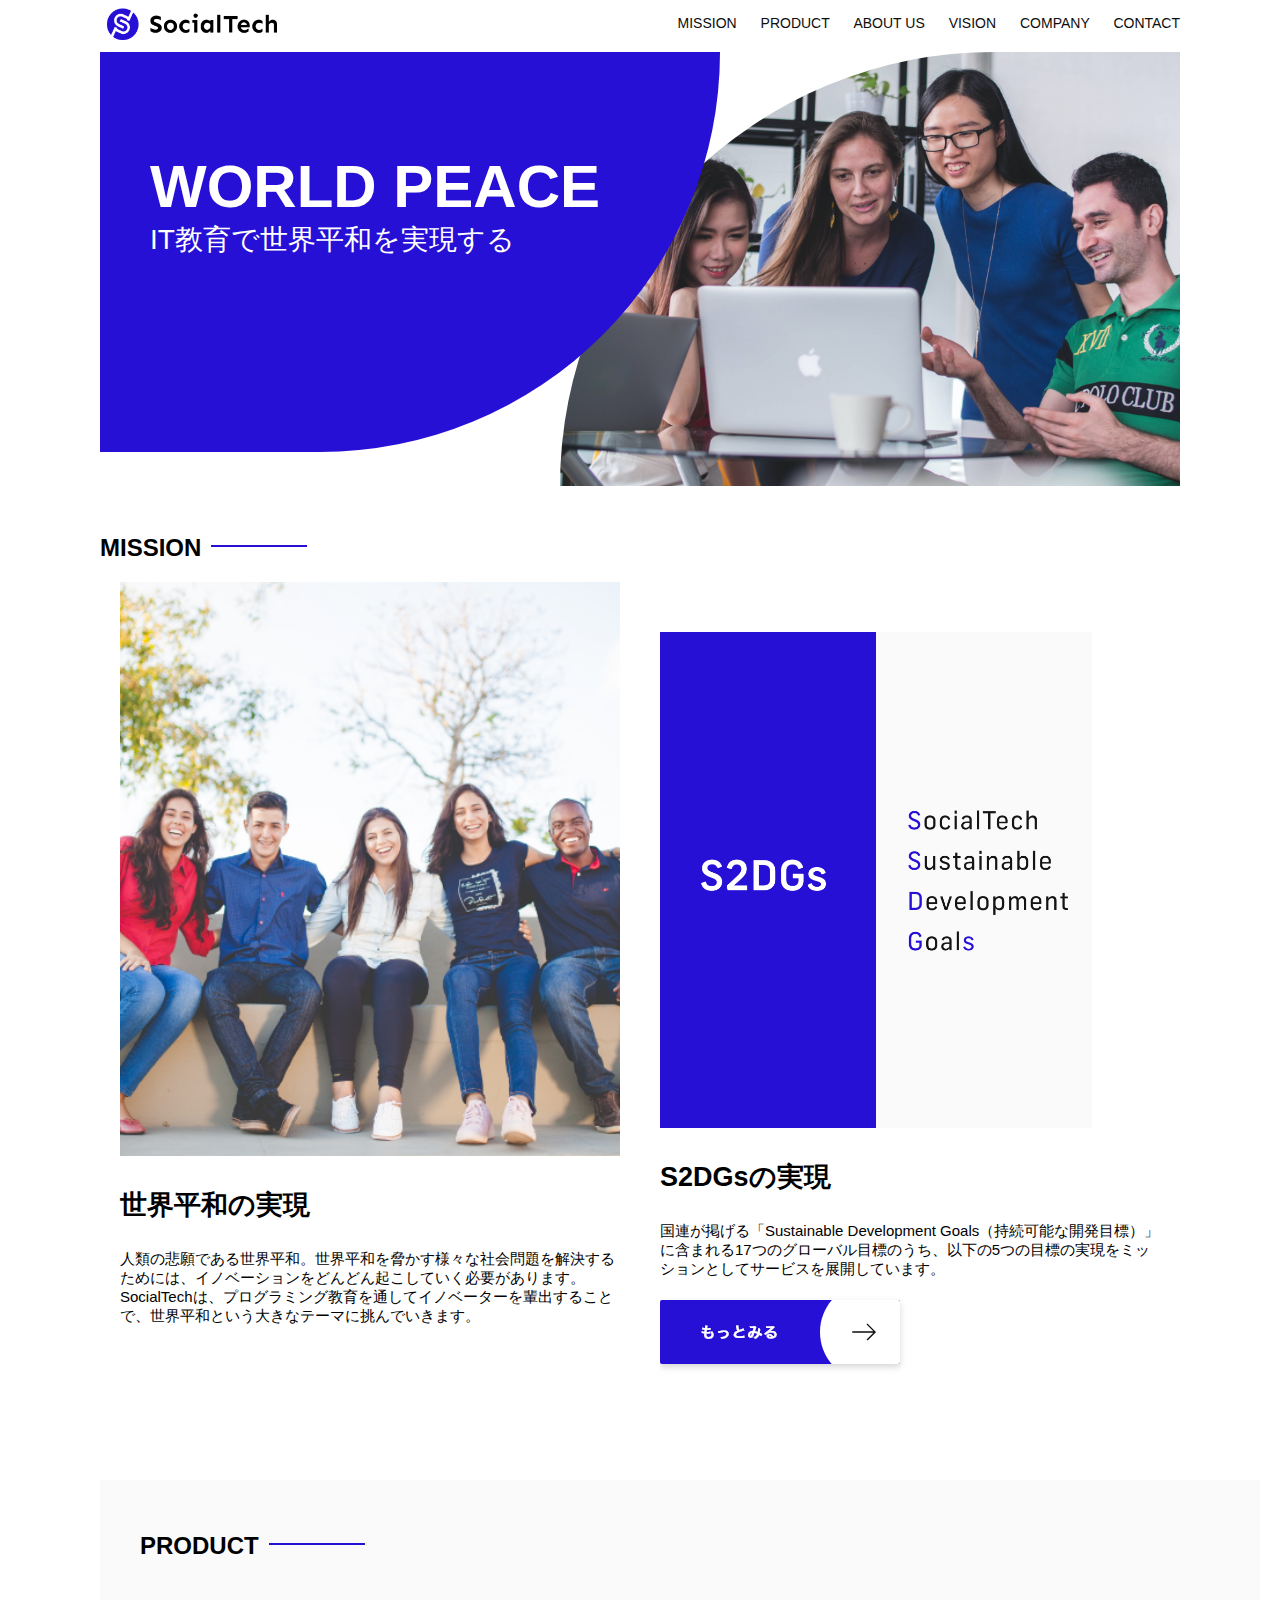
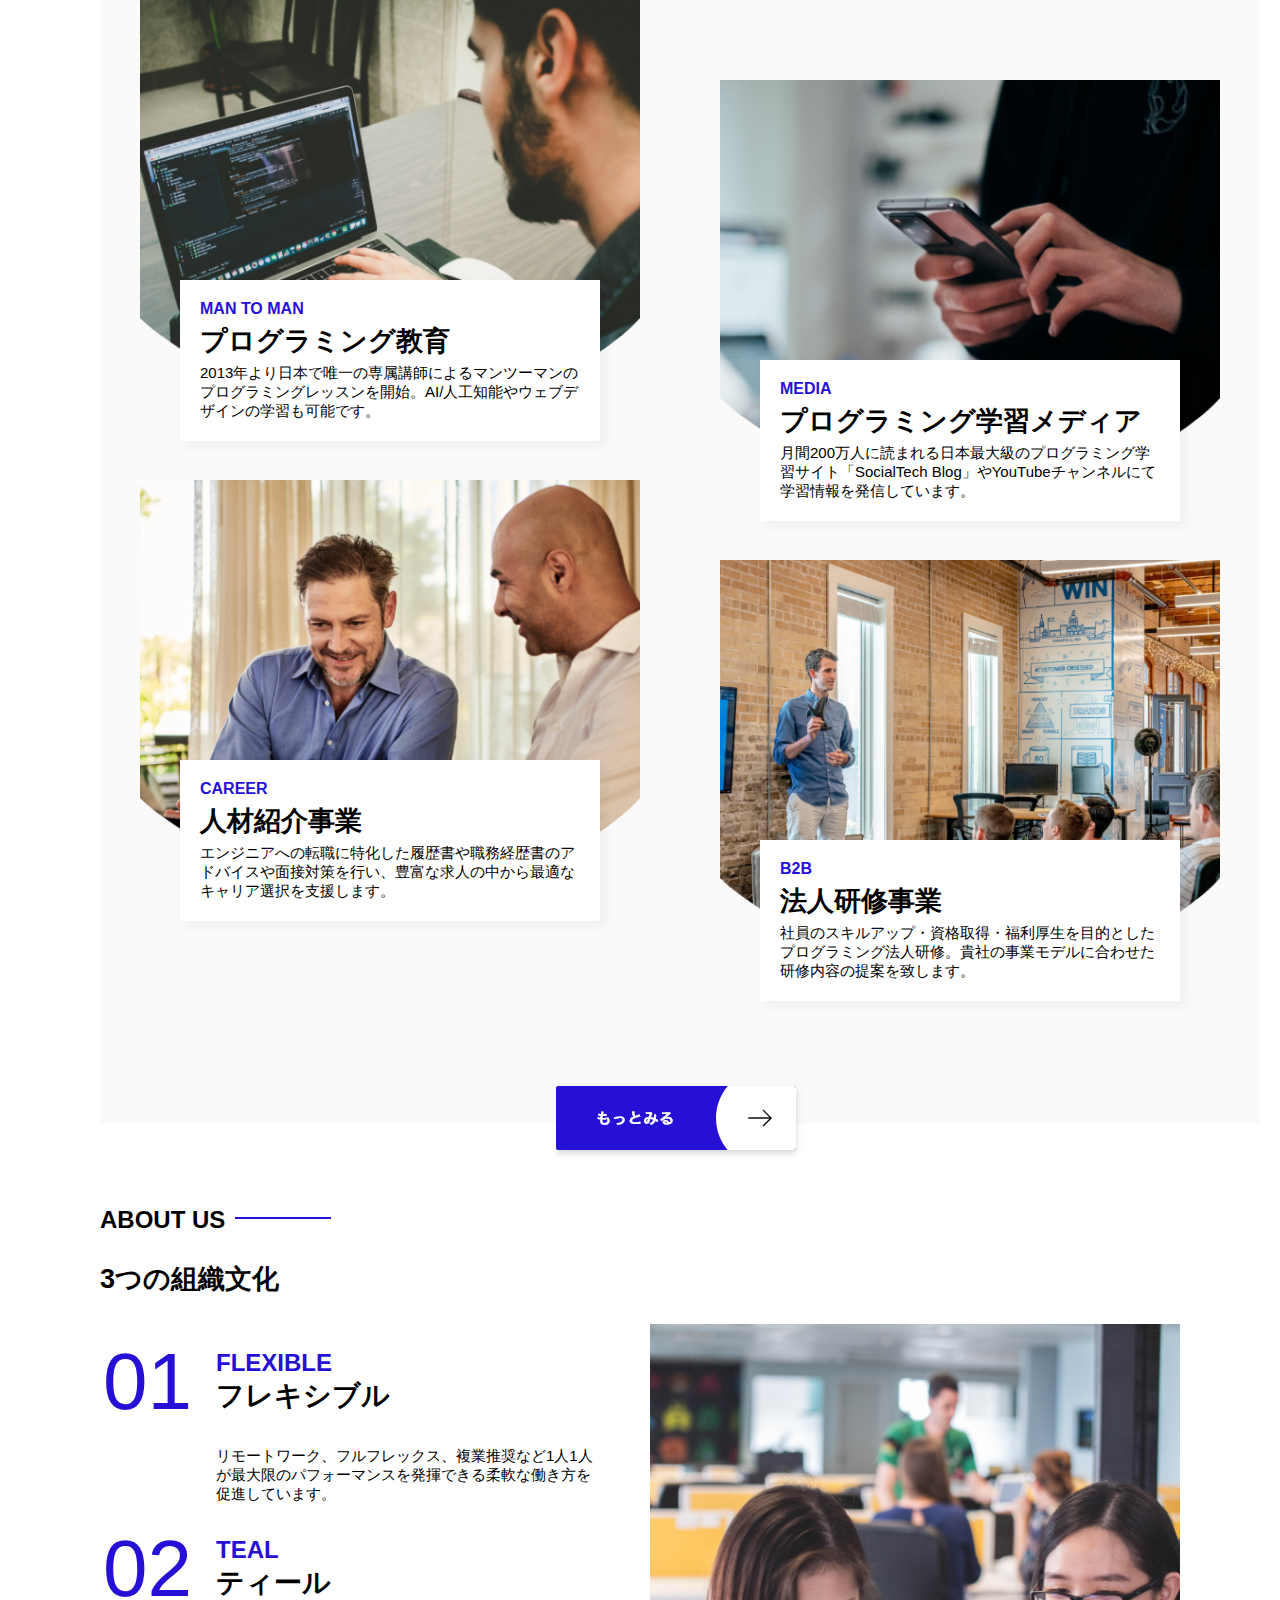
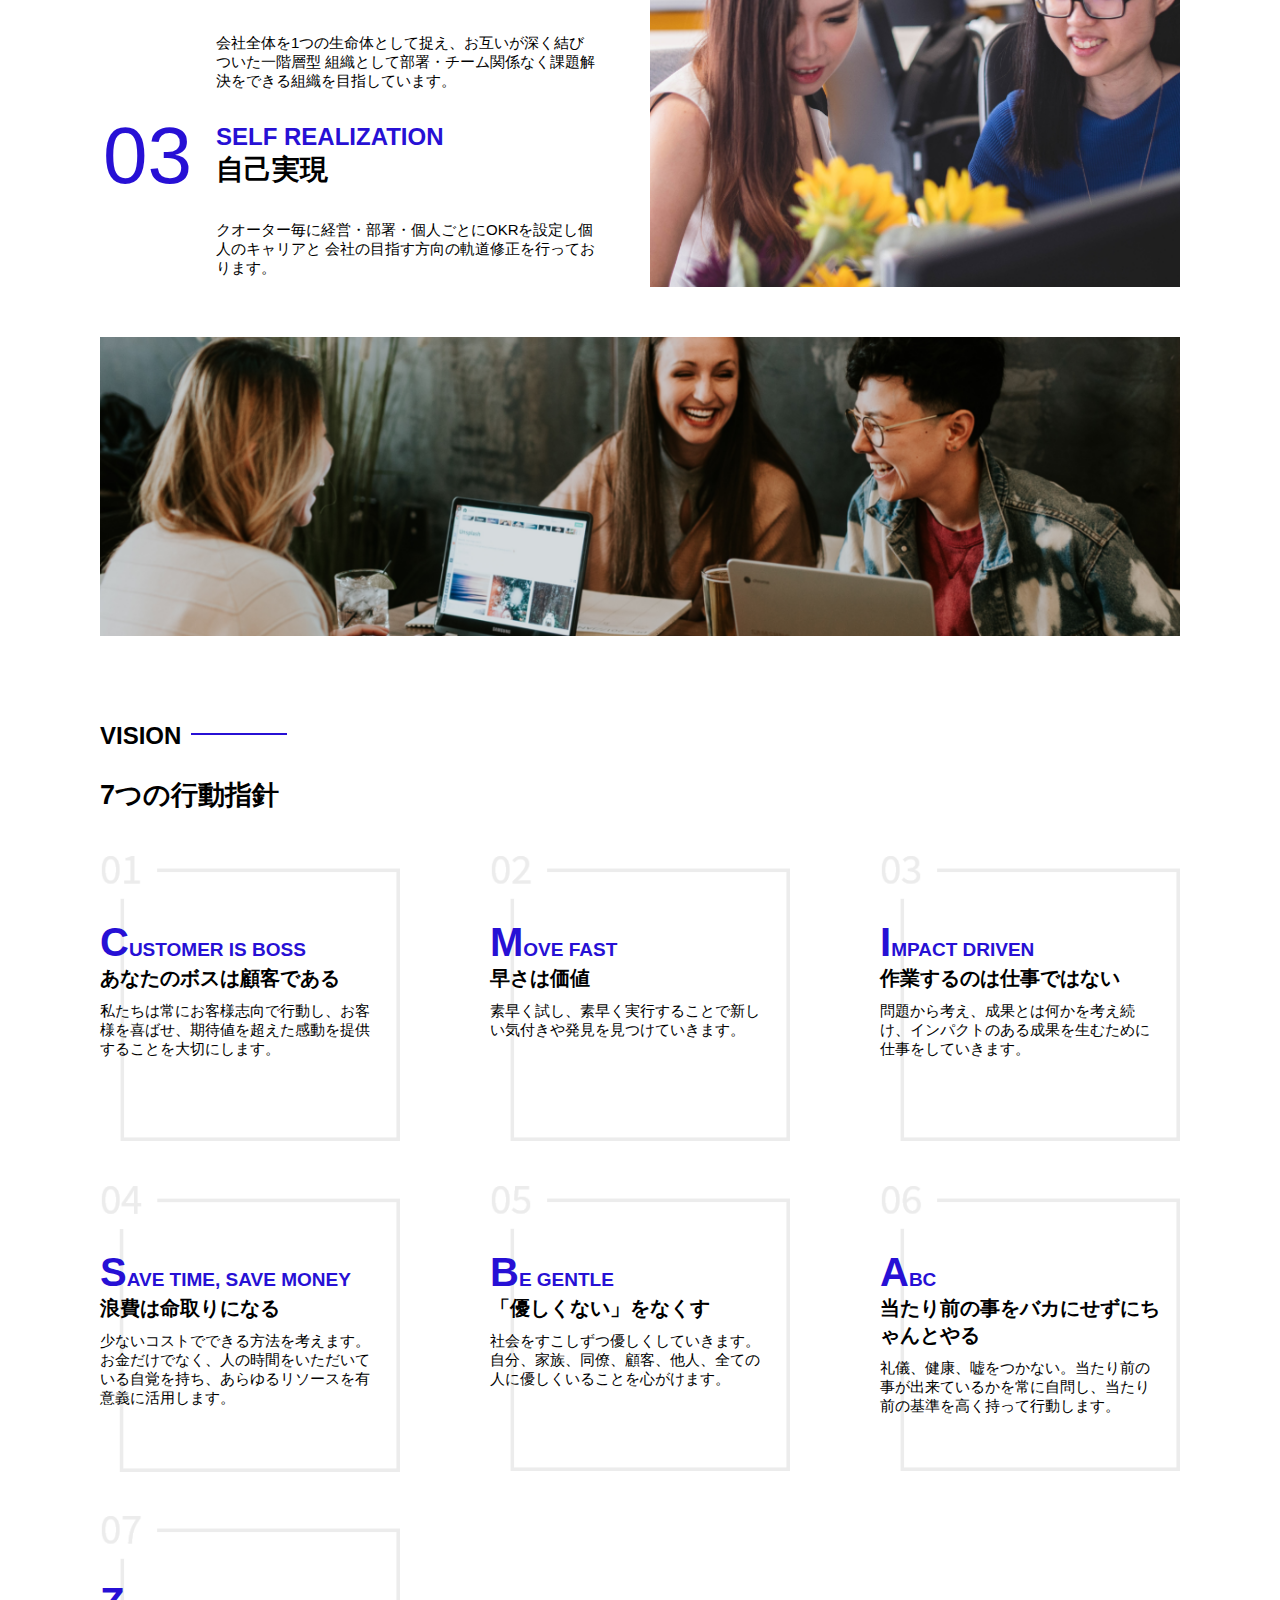
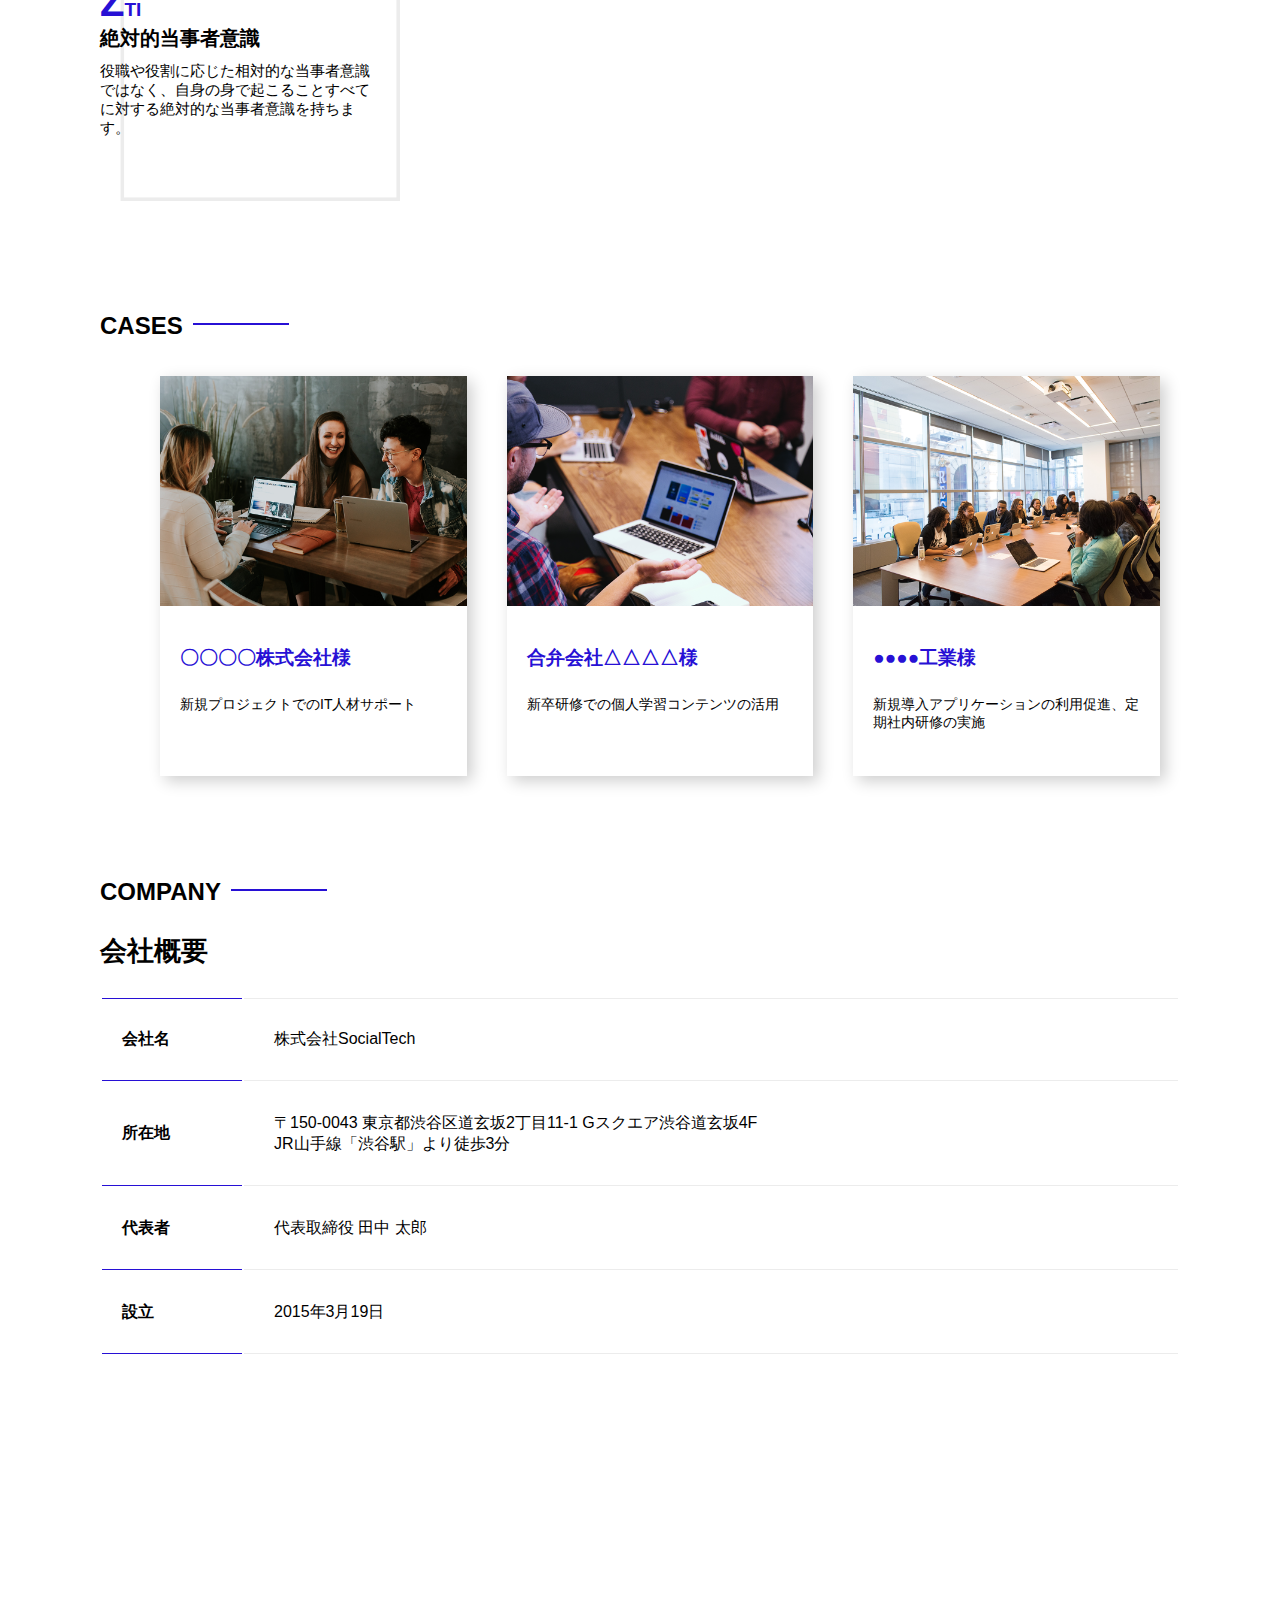
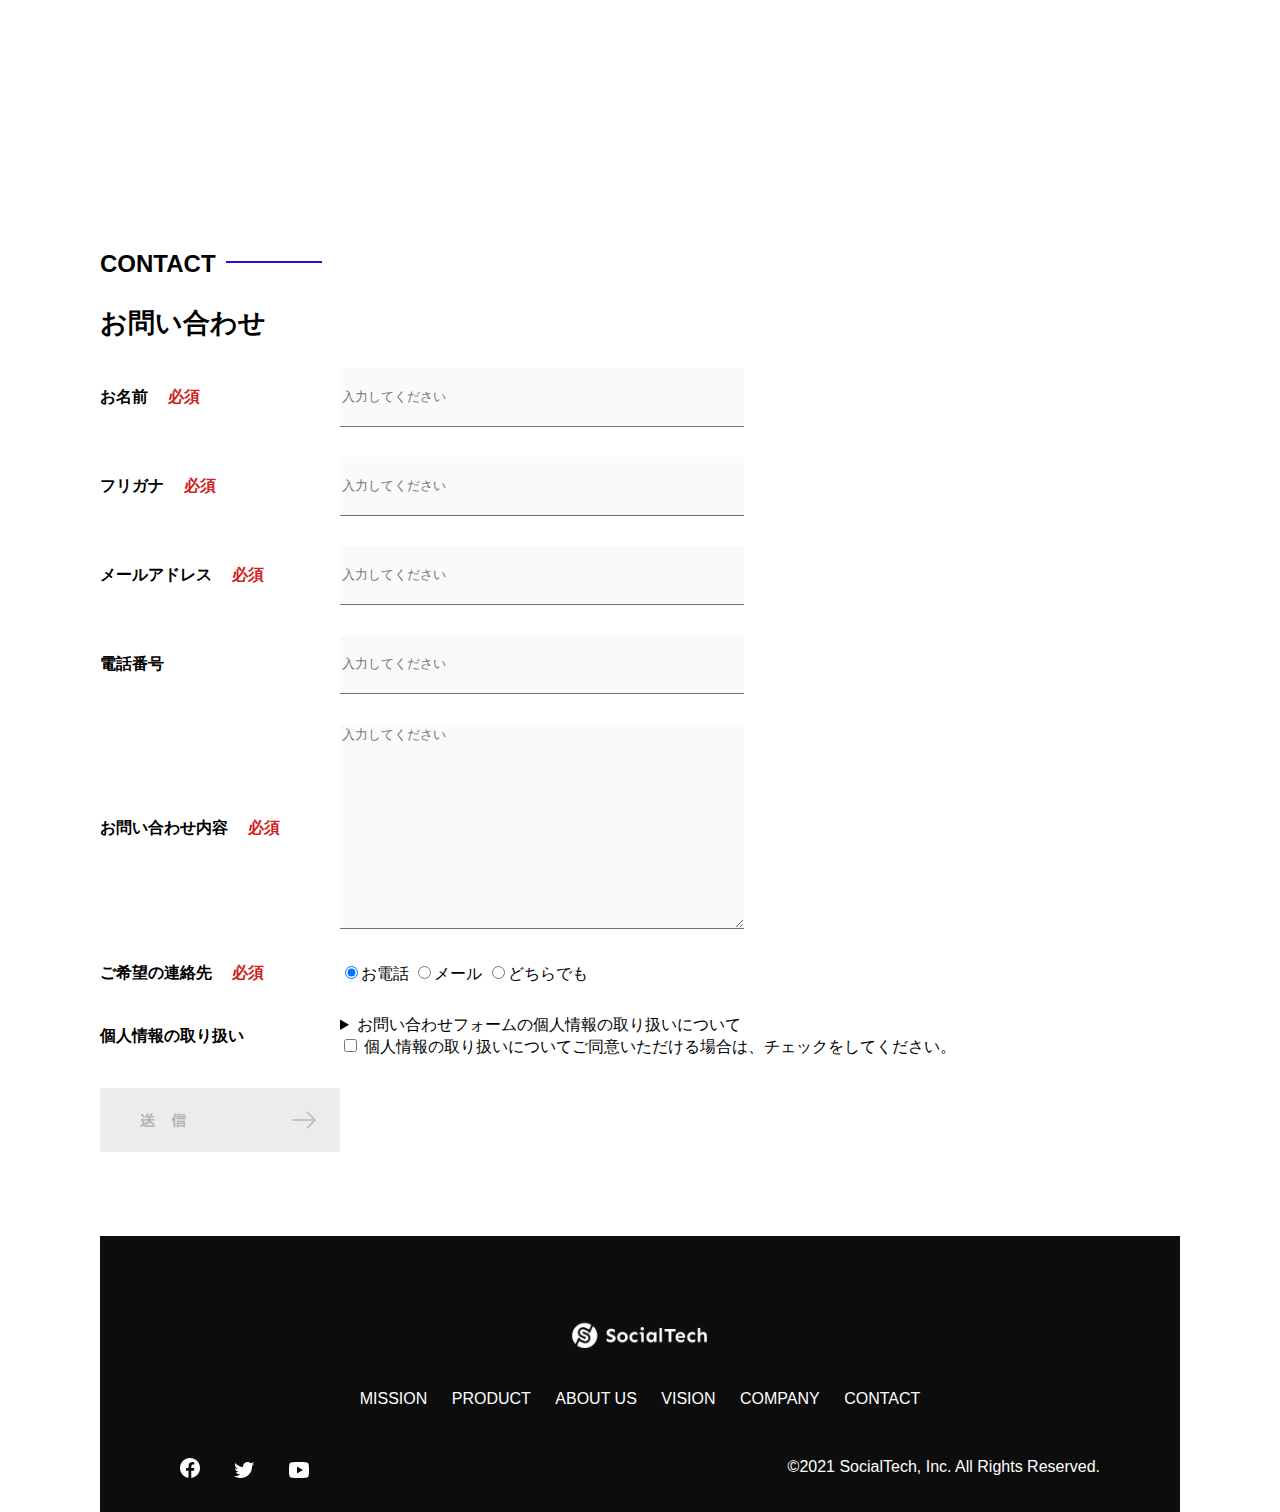
<file: kadai_012/index.html>
<!DOCTYPE html>
<html>
  <head>
    <title>SocialTech</title>
    <meta charset="UTF-8" />
    <meta
      name="description"
      content="SocialTechはEdTech業界のリーディングカンパニーを目指します。"
    />
    <meta name="viewport" content="width=device-width, initial-scale=1.0" />
    <link rel="stylesheet" href="style.css" />
  </head>
  <body>
    <!-- ヘッダー -->
    <header>
      <!-- ロゴ -->
      <a href="index.html" id="logo"
        ><img src="images/logo.png" alt="トップページに戻る"
      /></a>

      <!-- PC用ナビゲーション -->
      <nav id="nav-pc">
        <a href="mission.html">MISSION</a>
        <a href="product.html">PRODUCT</a>
        <a href="index.html#aboutus">ABOUT US</a>
        <a href="index.html#vision">VISION</a>
        <a href="index.html#company">COMPANY</a>
        <a href="index.html#contact">CONTACT</a>
      </nav>
    </header>
    <main>
      <article>
        <!-- メインビジュアル -->
        <section id="main-visual">
          <div id="main-message">
            <h1>WORLD PEACE</h1>
            <p>IT教育で世界平和を実現する</p>
          </div>
          <img
            src="images/index/index-main.png"
            alt="PCの周りに集まる多国籍の仲間たち"
          />
        </section>
        <!--ミッション-->
        <section id="mission">
          <h2 class="index-h2">MISSION</h2>
          <div id="mission-flex">
            <div>
              <img
                id="mission-photo"
                src="images/index/index-mission.png"
                alt="屋外のベンチで写真を撮影する多国籍の仲間たち"
              />
              <h3>世界平和の実現</h3>
              <p>
                人類の悲願である世界平和。世界平和を脅かす様々な社会問題を解決するためには、イノベーションをどんどん起こしていく必要があります。SocialTechは、プログラミング教育を通してイノベーターを輩出することで、世界平和という大きなテーマに挑んでいきます。
              </p>
            </div>
            <div>
              <img id="s2dgs" src="images/index/s2dgs.png" alt="S2DGs" />
              <h3>S2DGsの実現</h3>
              <p>
                国連が掲げる「Sustainable Development
                Goals（持続可能な開発目標）」に含まれる17つのグローバル目標のうち、以下の5つの目標の実現をミッションとしてサービスを展開しています。
              </p>
              <a href="mission.html">
                <img src="images/button-more.png" alt="もっとみる" />
              </a>
            </div>
          </div>
        </section>
        <!-- プロダクト -->
        <section id="product">
          <h2 class="index-h2">PRODUCT</h2>
          <div>
            <div id="product-left">
              <div>
                <img
                  class="product-photo"
                  src="images/index/index-mantoman.png"
                  alt="PCでコードを書く男性"
                />
                <div class="product-explain">
                  <span>MAN TO MAN</span>
                  <h3>プログラミング教育</h3>
                  <p>
                    2013年より日本で唯一の専属講師によるマンツーマンのプログラミングレッスンを開始。AI/人工知能やウェブデザインの学習も可能です。
                  </p>
                </div>
              </div>
              <div>
                <img
                  class="product-photo"
                  src="images/index/index-career.png"
                  alt="笑顔で話し合う2人の男性"
                />
                <div class="product-explain">
                  <span>CAREER</span>
                  <h3>人材紹介事業</h3>
                  <p>
                    エンジニアへの転職に特化した履歴書や職務経歴書のアドバイスや面接対策を行い、豊富な求人の中から最適なキャリア選択を支援します。
                  </p>
                </div>
              </div>
            </div>
            <div id="product-right">
              <div>
                <img
                  class="product-photo"
                  src="images/index/index-media.png"
                  alt="スマートフォンを操作する人"
                />
                <div class="product-explain">
                  <span>MEDIA</span>
                  <h3>プログラミング学習メディア</h3>
                  <p>
                    月間200万人に読まれる日本最大級のプログラミング学習サイト「SocialTech
                    Blog」やYouTubeチャンネルにて学習情報を発信しています。
                  </p>
                </div>
              </div>
              <div>
                <img
                  class="product-photo"
                  src="images/index/index-b2b.png"
                  alt="講演中の男性とそれを聴く人々"
                />
                <div class="product-explain">
                  <span>B2B</span>
                  <h3>法人研修事業</h3>
                  <p>
                    社員のスキルアップ・資格取得・福利厚生を目的としたプログラミング法人研修。貴社の事業モデルに合わせた研修内容の提案を致します。
                  </p>
                </div>
              </div>
            </div>
          </div>
          <div>
            <a id="product-more" href="product.html">
              <img src="images/button-more.png" alt="もっとみる" />
            </a>
          </div>
        </section>
        <!---ABOUT US-->
        <section id="aboutus">
          <h2 class="index-h2">ABOUT US</h2>
          <h3>3つの組織文化</h3>
          <div>
            <table class="culture-table">
              <tr>
                <td>
                  <span class="culture-num">01</span>
                </td>
                <td>
                  <span class="culture-en">FLEXIBLE</span>
                  <span class="culture-jp">フレキシブル</span>
                </td>
              </tr>
              <tr>
                <td>
                  <!--空のセル-->
                </td>
                <td>
                  <p class="culture-description">
                    リモートワーク、フルフレックス、複業推奨など1人1人が最大限のパフォーマンスを発揮できる柔軟な働き方を促進しています。
                  </p>
                </td>
              </tr>
              <tr>
                <td>
                  <span class="culture-num">02</span>
                </td>
                <td>
                  <span class="culture-en">TEAL</span>
                  <span class="culture-jp">ティール</span>
                </td>
              </tr>
              <tr>
                <td>
                  <!--空のセル-->
                </td>
                <td>
                  <p class="culture-description">
                    会社全体を1つの生命体として捉え、お互いが深く結びついた一階層型
                    組織として部署・チーム関係なく課題解決をできる組織を目指しています。
                  </p>
                </td>
              </tr>
              <tr>
                <td>
                  <span class="culture-num">03</span>
                </td>
                <td>
                  <span class="culture-en">SELF REALIZATION</span>
                  <span class="culture-jp">自己実現</span>
                </td>
              </tr>
              <tr>
                <td>
                  <!--空のセル-->
                </td>
                <td>
                  <p class="culture-description">
                    クオーター毎に経営・部署・個人ごとにOKRを設定し個人のキャリアと
                    会社の目指す方向の軌道修正を行っております。
                  </p>
                </td>
              </tr>
            </table>
            <img
              class="culture-img"
              src="images/index/index-aboutus1.png"
              alt="笑顔で話し合う2人の女性"
            />
          </div>
          <img
            class="culture-img2"
            src="images/index/index-aboutus2.png"
            alt="笑顔で話し合う3人の男女"
          />
        </section>
        <!-- VISION -->
        <section id="vision">
          <h2 class="index-h2">VISION</h2>
          <h3>7つの行動指針</h3>
          <div>
            <div class="vision-box">
              <img src="images/index/vision-01.png" alt="01" />
              <span>
                <h4>CUSTOMER IS BOSS</h4>
                <h5>あなたのボスは顧客である</h5>
                <p>
                  私たちは常にお客様志向で行動し、お客様を喜ばせ、期待値を超えた感動を提供することを大切にします。
                </p>
              </span>
            </div>
            <div class="vision-box">
              <img src="images/index/vision-02.png" alt="02" />
              <span>
                <h4>MOVE FAST</h4>
                <h5>早さは価値</h5>
                <p>
                  素早く試し、素早く実行することで新しい気付きや発見を見つけていきます。
                </p>
              </span>
            </div>
            <div class="vision-box">
              <img src="images/index/vision-03.png" alt="03" />
              <span>
                <h4>IMPACT DRIVEN</h4>
                <h5>作業するのは仕事ではない</h5>
                <p>
                  問題から考え、成果とは何かを考え続け、インパクトのある成果を生むために仕事をしていきます。
                </p>
              </span>
            </div>
            <div class="vision-box">
              <img src="images/index/vision-04.png" alt="04" />
              <span>
                <h4>SAVE TIME, SAVE MONEY</h4>
                <h5>浪費は命取りになる</h5>
                <p>
                  少ないコストでできる方法を考えます。お金だけでなく、人の時間をいただいている自覚を持ち、あらゆるリソースを有意義に活用します。
                </p>
              </span>
            </div>
            <div class="vision-box">
              <img src="images/index/vision-05.png" alt="05" />
              <span>
                <h4>BE GENTLE</h4>
                <h5>「優しくない」をなくす</h5>
                <p>
                  社会をすこしずつ優しくしていきます。自分、家族、同僚、顧客、他人、全ての人に優しくいることを心がけます。
                </p>
              </span>
            </div>
            <div class="vision-box">
              <img src="images/index/vision-06.png" alt="06" />
              <span>
                <h4>ABC</h4>
                <h5>当たり前の事をバカにせずにちゃんとやる</h5>
                <p>
                  礼儀、健康、嘘をつかない。当たり前の事が出来ているかを常に自問し、当たり前の基準を高く持って行動します。
                </p>
              </span>
            </div>
            <div class="vision-box">
              <img src="images/index/vision-07.png" alt="07" />
              <span>
                <h4>ZTI</h4>
                <h5>絶対的当事者意識</h5>
                <p>
                  役職や役割に応じた相対的な当事者意識ではなく、自身の身で起こることすべてに対する絶対的な当事者意識を持ちます。
                </p>
              </span>
            </div>
          </div>
        </section>
        <!-- CASES -->
        <section id="cases">
          <h2 class="index-h2">CASES</h2>
          <ul id="cases-flex">
            <li class="case-card">
              <img class="case-img" src="images/index/case-1.png" alt="仲良く語り合う3人">
              <div class="case-info">
                <h4 class="case-name">〇〇〇〇株式会社様</h4>
                <p class="case-content">新規プロジェクトでのIT人材サポート</p>
              </div>
            </li>
            <li class="case-card">
              <img class="case-img" src="images/index/case-2.png" alt="PCでコンテンツを見る">
              <div class="case-info">
                <h4 class="case-name">合弁会社△△△△様</h4>
                <p class="case-content">新卒研修での個人学習コンテンツの活用</p>
              </div>
            </li>
            <li class="case-card">
              <img class="case-img" src="images/index/case-3.png" alt="社内研修中の会議室">
              <div class="case-info">
                <h4 class="case-name">●●●●工業様</h4>
                <p class="case-content">新規導入アプリケーションの利用促進、定期社内研修の実施</p>
              </div>
            </li>
          </ul>
        </section>

        <!-- COMPANY -->
        <section id="company">
          <h2 class="index-h2">COMPANY</h2>
          <h3>会社概要</h3>
          <table id="company-table">
            <tr>
              <th class="tableheader-first">会社名</th>
              <td class="cell-first">株式会社SocialTech</td>
            </tr>
            <tr>
              <th class="tableheader">所在地</th>
              <td class="cell">
                〒150-0043 東京都渋谷区道玄坂2丁目11-1 Gスクエア渋谷道玄坂4F<br />JR山手線「渋谷駅」より徒歩3分
              </td>
            </tr>
            <tr>
              <th class="tableheader">代表者</th>
              <td class="cell">代表取締役 田中 太郎</td>
            </tr>
            <tr>
              <th class="tableheader">設立</th>
              <td class="cell">2015年3月19日</td>
            </tr>
          </table>
          <iframe
            src="https://www.google.com/maps/embed?pb=!1m18!1m12!1m3!1d3241.7759544892483!2d139.69399665123464!3d35.65789123876098!2m3!1f0!2f0!3f0!3m2!1i1024!2i768!4f13.1!3m3!1m2!1s0x60188caa0042e8d1%3A0xba130bea826a7aa2!2z44CSMTUwLTAwNDMg5p2x5Lqs6YO95riL6LC35Yy66YGT546E5Z2C77yS5LiB55uu77yR77yR4oiS77yR!5e0!3m2!1sja!2sjp!4v1636872991912!5m2!1sja!2sjp"
            style="border: 0"
            allowfullscreen=""
            loading="lazy"
          >
          </iframe>
        </section>
        <!-- お問い合わせフォーム -->
        <section id="contact">
          <h2 class="index-h2">CONTACT</h2>
          <h3>お問い合わせ</h3>
          <form>
            <div>
              <div class="contact-heading">
                <label class="contact-label"
                  >お名前<span class="contact-span">必須</span></label
                >
              </div>
              <div class="contact-form">
                <input
                  type="text"
                  name="name"
                  placeholder="入力してください"
                  class="contact-textbox"
                />
              </div>
            </div>
            <div>
              <div class="contact-heading">
                <label class="contact-label"
                  >フリガナ<span class="contact-span">必須</span></label
                >
              </div>
              <div>
                <input
                  type="text"
                  name="hurigana"
                  placeholder="入力してください"
                  class="contact-textbox"
                />
              </div>
            </div>
            <div>
              <div class="contact-heading">
                <label class="contact-label"
                  >メールアドレス<span class="contact-span">必須</span></label
                >
              </div>
              <div>
                <input
                  type="text"
                  name="email"
                  placeholder="入力してください"
                  class="contact-textbox"
                />
              </div>
            </div>
            <div>
              <div class="contact-heading">
                <label class="contact-label">電話番号</label>
              </div>
              <div>
                <input
                  type="text"
                  name="tel"
                  placeholder="入力してください"
                  class="contact-textbox"
                />
              </div>
            </div>
            <div>
              <div class="contact-heading">
                <label class="contact-label"
                  >お問い合わせ内容<span class="contact-span">必須</span></label
                >
              </div>
              <div>
                <textarea
                  class="contact-textarea"
                  placeholder="入力してください"
                  name="message"
                ></textarea>
              </div>
            </div>
            <div>
              <div class="contact-heading">
                <label class="contact-label"
                  >ご希望の連絡先<span class="contact-span">必須</span></label
                >
              </div>
              <div>
                <input
                  class="radiobutton"
                  type="radio"
                  value="tel"
                  name="contact"
                  checked
                /><label>お電話</label>
                <input
                  class="radiobutton"
                  type="radio"
                  value="mail"
                  name="contact"
                /><label>メール</label>
                <input
                  class="radiobutton"
                  type="radio"
                  value="both"
                  name="contact"
                /><label>どちらでも</label>
              </div>
            </div>
            <div>
              <div class="contact-heading">
                <label class="contact-label">個人情報の取り扱い</label>
              </div>
              <div>
                <details>
                  <summary>
                    お問い合わせフォームの個人情報の取り扱いについて
                  </summary>
                  <div>
                    <span>１．組織の名称又は氏名</span><br />
                    株式会社SocialTech<br /><br />
                    <span
                      >２．個人情報保護管理者（若しくはその代理人）の氏名又は職名、所属及び連絡先
                      鈴木 一郎 コーポレート部</span
                    ><br />
                    メールアドレス：support@socialtech.net<br />
                    TEL：03-xxxx-xxxx<br />
                    <span>３．個人情報の利用目的</span><br />
                    ・本サービス及び本サービスに関連する情報の提供又はそれらに関する連絡のため<br />
                    ・ユーザーの本人確認のため<br />
                    ・当社サービスのご案内のため<br />
                    ・当社の商品等の広告または宣伝（電子メールによるものを含むものとします。）<br /><br />
                    <span>４．個人情報の取り扱い業務の委託</span><br />
                    個人情報の取扱業務の全部または一部を外部に業務委託する場合があります。<br />
                    その際、弊社は、個人情報を適切に保護できる管理体制を敷き実行していることを条件として<br />
                    委託先を厳選したうえで、機密保持契約を委託先と締結し、お客様の個人情報を厳密に管理させます。<br /><br />
                    <span>５．個人情報の開示等の請求</span><br />
                    お客様は、弊社に対してご自身の個人情報の開示等（利用目的の通知、開示、内容の訂正・追加・削除、利用の停止または消去、第三者への提供の停止）に関して、当社問合わせ窓口に申し出ることができます。<br />
                    その際、弊社はお客様ご本人を確認させていただいたうえで、合理的な期間内に対応いたします。<br /><br />
                    なお、個人情報に関する弊社問合わせ先は、次の通りです。<br /><br />
                    株式会社SocialTech　個人情報問合せ窓口<br />
                    〒150-0043　東京都渋谷区道玄坂2丁目11-1 Ｇスクエア渋谷道玄坂
                    4F<br />
                    メールアドレス：support@socialtech.net　TEL：03-xxxx-xxxx<br /><br />
                    <span>６．個人情報を提供されることの任意性について</span
                    ><br /><br />
                    お客様がご自身の個人情報を弊社に提供されるか否かは、お客様のご判断によりますが、もしご提供されない場合には、適切なサービスが提供できない場合がありますので予めご了承ください。
                  </div>
                </details>
                <input type="checkbox" name="agree" />
                <span
                  >個人情報の取り扱いについてご同意いただける場合は、チェックをしてください。</span
                >
              </div>
            </div>
            <input
              type="image"
              value="Submit"
              src="images/button-submit.png"
              alt="送信する"
            />
          </form>
        </section>
      </article>
      <footer>
        <div id="footer-logo">
          <img src="images/logo-sp.png" alt="SocialTech" />
        </div>
        <div id="footer-link">
          <a href="mission.html">MISSION</a>
          <a href="product.html">PRODUCT</a>
          <a href="index.html#aboutus">ABOUT US</a>
          <a href="index.html#vision">VISION</a>
          <a href="index.html#company">COMPANY</a>
          <a href="index.html#contact">CONTACT</a>
        </div>
        <div id="sns-footer">
          <a href="https://www.facebook.com/sejuku2013"
            ><img src="images/button-facebook.png" alt="Facebookのリンク"
          /></a>
          <a href="https://twitter.com/samuraijuku"
            ><img src="images/button-twitter.png" alt="Twitterのリンク"
          /></a>
          <a href="https://www.youtube.com/channel/UCCFOQO5aDK0xXam4cUQXT8g"
            ><img src="images/button-youtube.png" alt="YouTubeのリンク"
          /></a>
          <span id="copyright"
            >&copy;2021 SocialTech, Inc. All Rights Reserved.
          </span>
        </div>
      </footer>
    </main>
  </body>
</html>
</file>
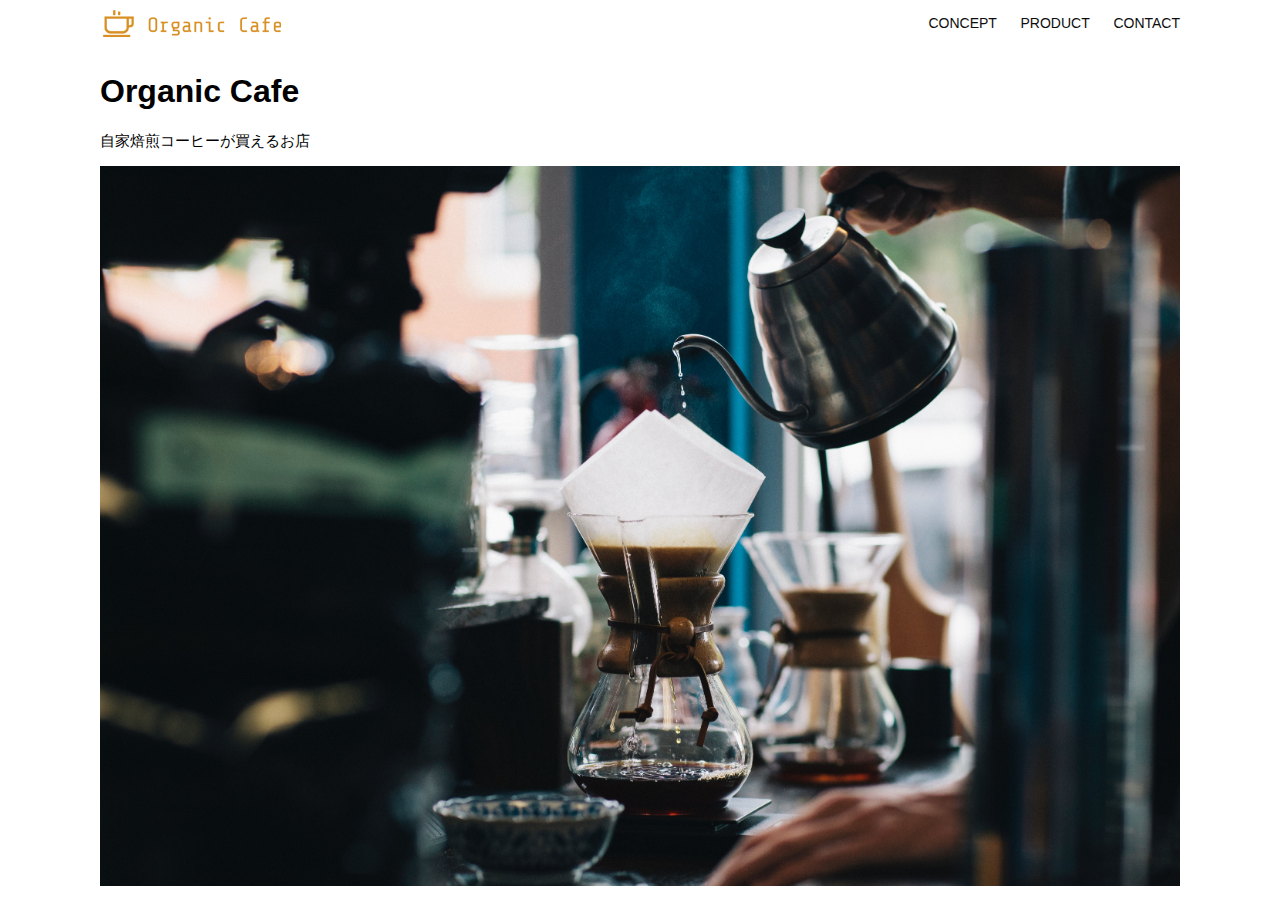
<file: kadai_013/index.html>
<!DOCTYPE html>
<html>
  <head>
    <title>Organic Cafe</title>
    <meta charset="UTF-8" />
    <meta
      name="description"
      content="自家焙煎のコーヒーがお家で楽しめるOrganic Cafe"
    />
    <meta name="viewport" content="width=device-width, initial-scale=1.0" />
    <link rel="stylesheet" href="style.css" />
  </head>
  <body>
    <!-- ヘッダー -->
    <header>
      <!-- ロゴ -->
      <a href="index.html" id="logo"
        ><img src="images/logo.png" alt="トップページに戻る"
      /></a>

      <!-- PC用ナビゲーション -->
      <nav id="nav-pc">
        <a href="index.html#concept">CONCEPT</a>
        <a href="index.html#product">PRODUCT</a>
        <a href="index.html#contact">CONTACT</a>
      </nav>
      <!-- スマホ用メニューボタン -->
      <img id="menu-sp" src="images/button-menu.png" alt="ナビゲーションを開く" onclick="document.getElementById('nav-sp').style.display = 'block'">
      <!-- SP用ナビゲーション -->
      <nav id="nav-sp">
        <img id="close" src="images/button-close.png" alt="ナビゲーションを閉じる" onclick="document.getElementById('nav-sp').style.display = 'none'">
        <a id="logo-sp" href="index.html" onclick="document.getElementById('nav-sp').style.display = 'none'"><img src="images/logo-sp.png" alt="トップページに戻る"></a>
        <a class="menu" href="index.html#concept" onclick="document.getElementById('nav-sp').style.display = 'none'">CONCEPT</a>
        <a class="menu" href="index.html#product" onclick="document.getElementById('nav-sp').style.display = 'none'">PRODUCT</a>
        <a class="menu" href="index.html#contact" onclick="document.getElementById('nav-sp').style.display = 'none'">CONTACT</a>
      </nav>
    </header>
    <main>
      <article>
        <!-- メインビジュアル -->
        <section id="main-visual">
          <div id="main-message">
            <h1>Organic Cafe</h1>
            <p>自家焙煎コーヒーが買えるお店</p>
          </div>
          <img
            src="images/main-image.jpg"
            alt="コーヒーをハンドドリップで淹れる画像"
          />
        </section>
      </article>
    </main>
  </body>
</html>
</file>
<file: kadai_012/style.css>
/* PC、スマホ共通スタイル */
body {
  font-family: "Source Sans Pro", "Hiragino Kaku Gothic ProN", Meiryo, Arial,
    sans-serif;
}

p {
  font-size: 15px;
}

/*================
PC用のスタイル 
=================*/
/* 横幅設定 */
body {
  max-width: 1080px;
  min-width: 960px;
  margin: 0 auto 0 auto;
}

/* ヘッダー */
header {
  display: flex;
  justify-content: space-between;
}

/* ナビゲーションのレイアウト */
#nav-pc {
  text-align: right;
  font-size: 14px;
  padding-top: 15px;
}

/* ナビゲーションのリンクの装飾設定 */
#nav-pc>a {
  text-decoration: none;
  margin-left: 20px;
}

#nav-pc>a:link {
  color: #0d0d0d;
}

#nav-pc>a:visited {
  color: #0d0d0d;
}

#nav-pc>a:hover {
  color: #0d0d0d;
  text-decoration: underline;
}

#nav-pc>a:active {
  color: #0d0d0d;
}

/* メインビジュアル*/
#main-visual {
  position: relative;
  height: 400px;
}

#main-message {
  position: absolute;
  top: 0;
  left: 0;
  background-color: #2710d5;
  color: #ffffff;
  border-radius: 0 0 476px 0;
  max-width: 620px;
  height: 100%;
  width: 100%;
  z-index: 11;
}

#main-message>h1 {
  font-size: 60px;
  font-weight: bold;
  margin: 100px 0 0 50px;
}

#main-message>p {
  font-size: 28px;
  margin: 0 0 0 50px;
}

#main-visual>img {
  max-width: 620px;
  border-radius: 476px 0 0 0;
  position: absolute;
  top: 0;
  right: 0;
  z-index: 10;
}

/* 見出し */
h2 {
  margin: 40px 0 0 0;
}

h2::after {
  content: url("images/line.png");
  margin-left: 10px;
}

h3 {
  font-size: 27px;
}

/* ミッション */
#mission {
  margin: 80px auto 80px auto;
  width: 100%;
}

#mission-flex {
  width: 100%;
  display: flex;
}

#mission-flex>div {
  width: 50%;
  margin: 20px;
}

#mission-photo {
  width: 100%;
}

#s2dgs {
  margin-top: 50px;
}

/* プロダクト */
#product {
  background-color: #fafafa;
  width: 100%;
  margin: 80px 0 80px 0;
  padding: 10px 40px 0px 40px;
}

/* 外枠 */
#product>div {
  margin-top: 40px;
  display: flex;
}

/* 左のカラム */
#product-left {
  width: 50%;
  margin-right: 20px;
}

/* 右のカラム */
#product-right {
  width: 50%;
  margin-left: 20px;
  margin-top: 80px;
}

/* 画像＋説明の枠 */
#product-left>div {
  position: relative;
  height: 480px;
  margin-right: 20px;
}

#product-right>div {
  position: relative;
  height: 480px;
  margin-left: 20px;
}

/* 画像 */
.product-photo {
  width: 100%;
}

/* 説明文の枠 */
.product-explain {
  background-color: #ffffff;
  position: absolute;
  left: 0;
  top: 280px;
  margin: 0 40px 0 40px;
  padding: 20px;
  box-shadow: 5px 5px 10px rgba(0, 0, 0, 0.05);
}

/* 説明文の英語 */
.product-explain>span {
  color: #2710d5;
  font-weight: bold;
  font-size: 16px;
  margin: 0;
}

/* 説明文の見出し */
.product-explain>h3 {
  margin: 5px 0 5px 0;
}

/* 説明文 */
.product-explain>p {
  margin: 0;
}

/* 「もっとみる」ボタン */
#product-more {
  margin: 0 auto -42px auto;
}

/* ABOUT US */
#aboutus {
  margin: 80px auto 80px auto;
}

/* 3つの組織文化と画像を入れる枠 */
#aboutus>div {
  display: flex;
}

/* 画像 */
.culture-img {
  width: 100%;
  align-self: flex-start;
}

.culture-img2 {
  margin-top: 50px;
  width: 100%;
}

/* 3つの組織文化の表 */
.culture-table {
  max-width: 500px;
  margin-right: 50px;
}

/* 番号 */
.culture-num {
  font-size: 80px;
  color: #2710d5;
  margin: 0 20px 0 0;
}

/* 組織文化英語 */
.culture-en {
  color: #2710d5;
  font-weight: bold;
  font-size: 24px;
  display: block;
}

/* 組織文化日本語 */
.culture-jp {
  font-size: 28px;
  font-weight: bold;
}

/* 説明文 */
.culture-description {
  margin: 0;
}

/* ビジョン */
#vision {
  margin: 80px auto 80px auto;
}

/* セクション内の外枠 */
#vision>div {
  width: 100%;
  display: flex;
  justify-content: space-between;
  flex-wrap: wrap;
}

/* 7つの行動指針の枠 */
.vision-box {
  width: 300px;
  height: 300px;
  margin-bottom: 30px;
  position: relative;
}

.vision-box>img {
  width: 100%;
  height: auto;
  position: absolute;
  top: 0;
  left: 0;
  z-index: 30;
}

.vision-box>span {
  position: absolute;
  top: 0;
  left: 0;
  z-index: 31;
  margin-right: 20px;
}

.vision-box>span>h4 {
  color: #2710d5;
  font-size: 19px;
  margin: 80px 0 0 0;
  Ï
}

.vision-box>span>h4::first-letter {
  font-size: 40px;
}

.vision-box>span>h5 {
  font-size: 20px;
  margin: 0 0 0 0;
}

.vision-box>span>p {
  margin: 10px 0 0 0;
}

/* CASES */
#cases {
  margin: 40px 0 40px 0;
  width: 100%;
}

#cases-flex {
  display: flex;
  list-style: none;
}

.case-card {
  width: 33%;
  margin: 20px;
  background-color: #ffffff;
  min-height: 400px;
  box-shadow: 5px 5px 15px rgba(0, 0, 0, 0.2);
}

.case-img {
  width: 100%;
}

.case-info {
  padding: 10px 20px 10px 20px;
}

.case-name {
  color: #2710d5;
  font-size: 19px;
}

.case-content {
  font-size: 14px;
}


/* 会社概要 */
#company {
  margin: 80px auto 80px auto;
}

#company-table {
  width: 100%;
}

.tableheader {
  text-align: left;
  padding: 20px;
  border-bottom-color: #2710d5;
  border-bottom-width: 1px;
  border-bottom-style: solid;
  width: 100px;
}

.tableheader-first {
  text-align: left;
  padding: 20px;
  border-bottom-color: #2710d5;
  border-bottom-width: 1px;
  border-bottom-style: solid;
  border-top-color: #2710d5;
  border-top-width: 1px;
  border-top-style: solid;
  width: 100px;
}

.cell {
  padding: 30px;
  border-bottom-color: #ececec;
  border-bottom-width: 1px;
  border-bottom-style: solid;
}

.cell-first {
  padding: 30px;
  border-bottom-color: #ececec;
  border-bottom-width: 1px;
  border-bottom-style: solid;
  border-top-color: #ececec;
  border-top-width: 1px;
  border-top-style: solid;
}

#company>iframe {
  width: 100%;
  height: 368px;
  margin-top: 40px;
}

/* お問い合わせ */
#contact {
  margin: 80px auto 80px auto;
}

/* 外枠 */
#contact>form>div {
  display: flex;
  flex-direction: row;
  flex-wrap: wrap;
  padding-bottom: 30px;
}

/* 左列の見出し */
.contact-heading {
  width: 240px;
  align-self: center;
}

/* 見出しのラベル */
.contact-label {
  font-weight: bold;
}

/* 必須 */
.contact-span {
  color: #ce2222;
  margin: 0 0 0 20px;
  font-weight: bold;
}

/* テキストボックス */
.contact-textbox {
  border-top: 0;
  border-left: 0;
  border-right: 0;
  border-bottom-width: 1px;
  border-bottom-color: #707070;
  border-bottom-style: solid;
  background-color: #fafafa;
  width: 400px;
  height: 56px;
}

/* お問い合わせ内容のテキストエリア */
.contact-textarea {
  border-top: 0;
  border-left: 0;
  border-right: 0;
  border-bottom-width: 1px;
  border-bottom-color: #707070;
  border-bottom-style: solid;
  background-color: #fafafa;
  width: 400px;
  height: 200px;
}

/* 個人情報の取り扱い */
details {
  width: 700px;
}

details>div {
  background-color: #fafafa;
  padding: 20px;
}

details>div>span {
  font-weight: bold;
}

/* フッター */
footer {
  background-color: #0d0d0d;
  text-align: center;
  padding: 80px 80px 30px 80px;
}

#footer-logo {
  margin-bottom: 30px;
}

#footer-link {
  margin-bottom: 50px;
}
#footer-link > a {
  text-decoration: none;
  margin: 10px;
}
#footer-link > a:link {
  color: #ffffff;
}
#footer-link > a:visited {
  color: #ffffff;
}
#footer-link > a:hover {
  color: #ffffff;
  text-decoration: underline;
}
#footer-link > a:active {
  color: #ffffff;
}

#sns-footer {
  text-align: left;
  width: 100%;
}

#sns-footer > a {
  margin-right: 30px;
}

#copyright {
  color: #ffffff;
  float: right;
}
</file>
<file: kadai_013/style.css>
/* PC、スマホ共通スタイル */
body {
  font-family: "Source Sans Pro", "Hiragino Kaku Gothic ProN", Meiryo, Arial,
    sans-serif;
}

p {
  font-size: 15px;
}

#main-visual>img {
  width: 100%;
}

/*================
PC用のスタイル 
=================*/
@media screen and (min-width: 768px) {
  /* 横幅設定 */
  body {
    max-width: 1080px;
    min-width: 960px;
    margin: 0 auto 0 auto;
  }

  /* ヘッダー */
  header {
    display: flex;
    justify-content: space-between;
  }

  /* ナビゲーションのレイアウト */
  #nav-pc {
    text-align: right;
    font-size: 14px;
    padding-top: 15px;
  }

  /* ナビゲーションのリンクの装飾設定 */
  #nav-pc>a {
    text-decoration: none;
    margin-left: 20px;
  }

  #nav-pc>a:link {
    color: #0d0d0d;
  }

  #nav-pc>a:visited {
    color: #0d0d0d;
  }

  #nav-pc>a:hover {
    color: #0d0d0d;
    text-decoration: underline;
  }

  #nav-pc>a:active {
    color: #0d0d0d;
  }

  #menu-sp {
    display: none;
  }
  
  #nav-sp {
    display: none;
  }
}

/*====================
  スマートフォン用のスタイル
  =====================*/
  @media screen and (max-width: 767px) {
    body {
      min-width: 375px;
      margin: 0;
    }

    #nav-pc {
      display: none;
    }

    #menu-sp {
      float: right;
      padding: 0;
    }

    #nav-sp {
      background-color: #ce933e;
      position: absolute;
      left: 0;
      top: 0;
      height: 100%;
      width: 100%;
      display: none;
      z-index: 100;
    }

    #close {
      position: absolute;
      top: 20px;
      right: 20px;
    }

    #logo-sp {
      margin: 80px 0 30px 20px;
    }

    #nav-sp > a {
      display: block;
    }

    #nav-sp > a:link {
      color: #ffffff;
    }

    #nav-sp > a:visited {
      color: #ffffff;
    }

    #nav-sp > a:hover {
      color: #ffffff;
      text-decoration: underline;
    }

    #nav-sp > a:active {
      color: #ffffff;
    }

    #nav-sp > .menu {
      text-decoration: none;
      display: block;
      margin: 0 20px 0 20px;
      height: 44px;
      font-size: 16px;
      background-image: url(images/arrow.png);
      background-repeat: no-repeat;
      background-position: right top;
    }
  }
</file>
